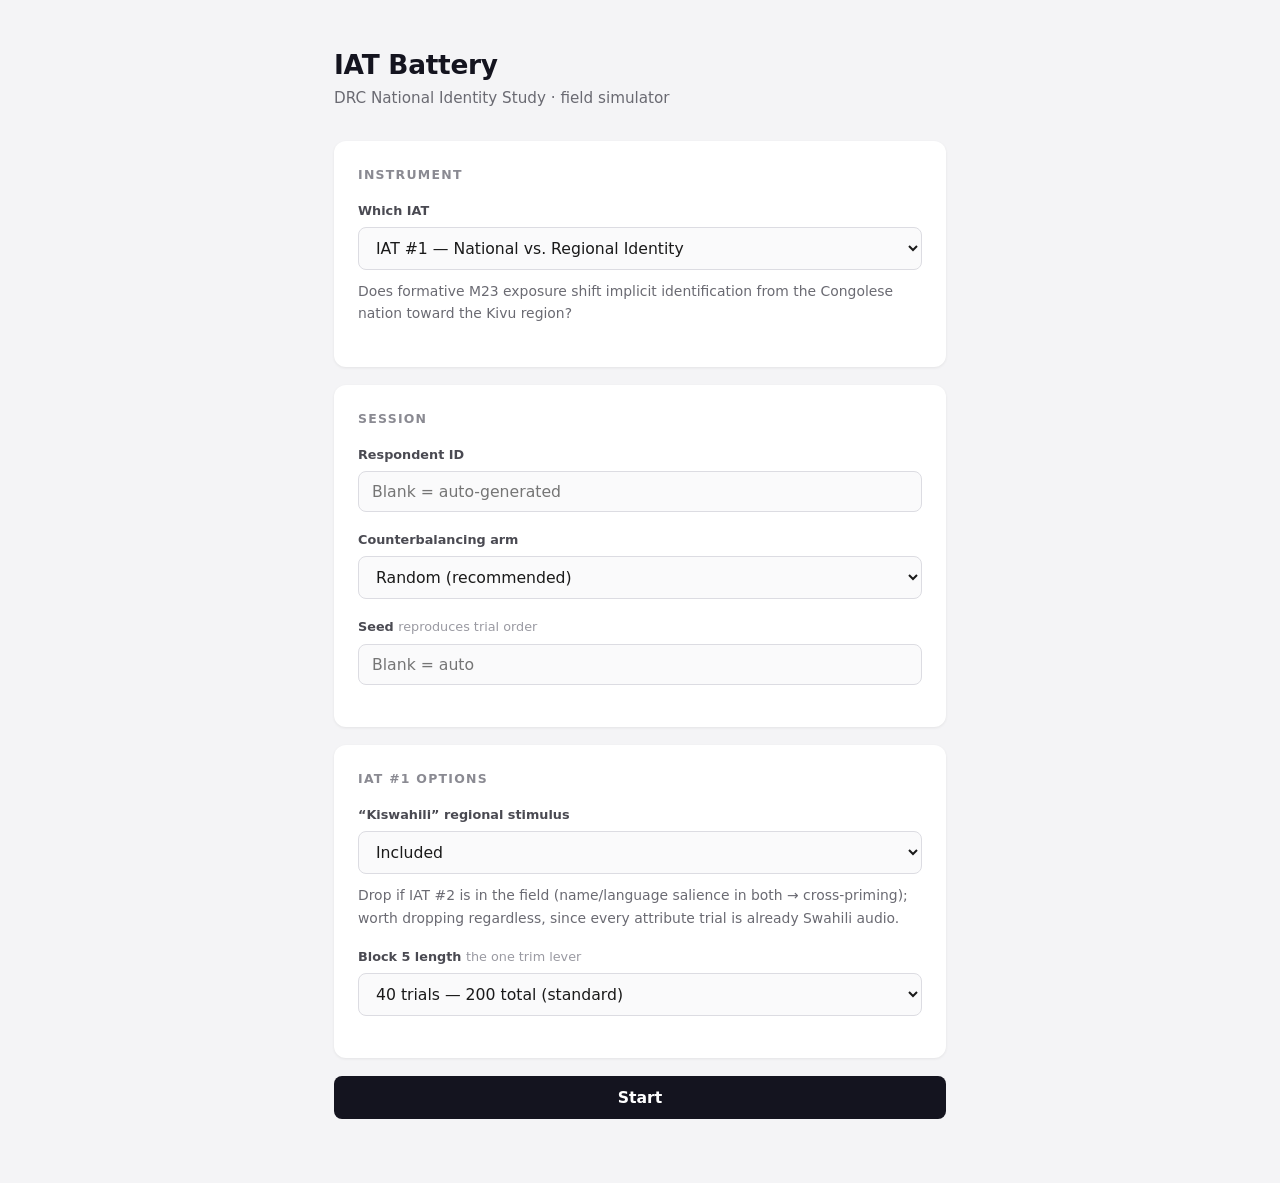
<file: index.html>
<!DOCTYPE html>
<html lang="en">
<head>
    <meta charset="UTF-8">
    <meta http-equiv="refresh" content="0; url=iat-simulator/index.html">
    <title>DRC Identity Study — IAT Simulator</title>
</head>
<body>
    <p>Redirecting to <a href="iat-simulator/index.html">IAT Simulator</a>...</p>
</body>
</html>
</file>
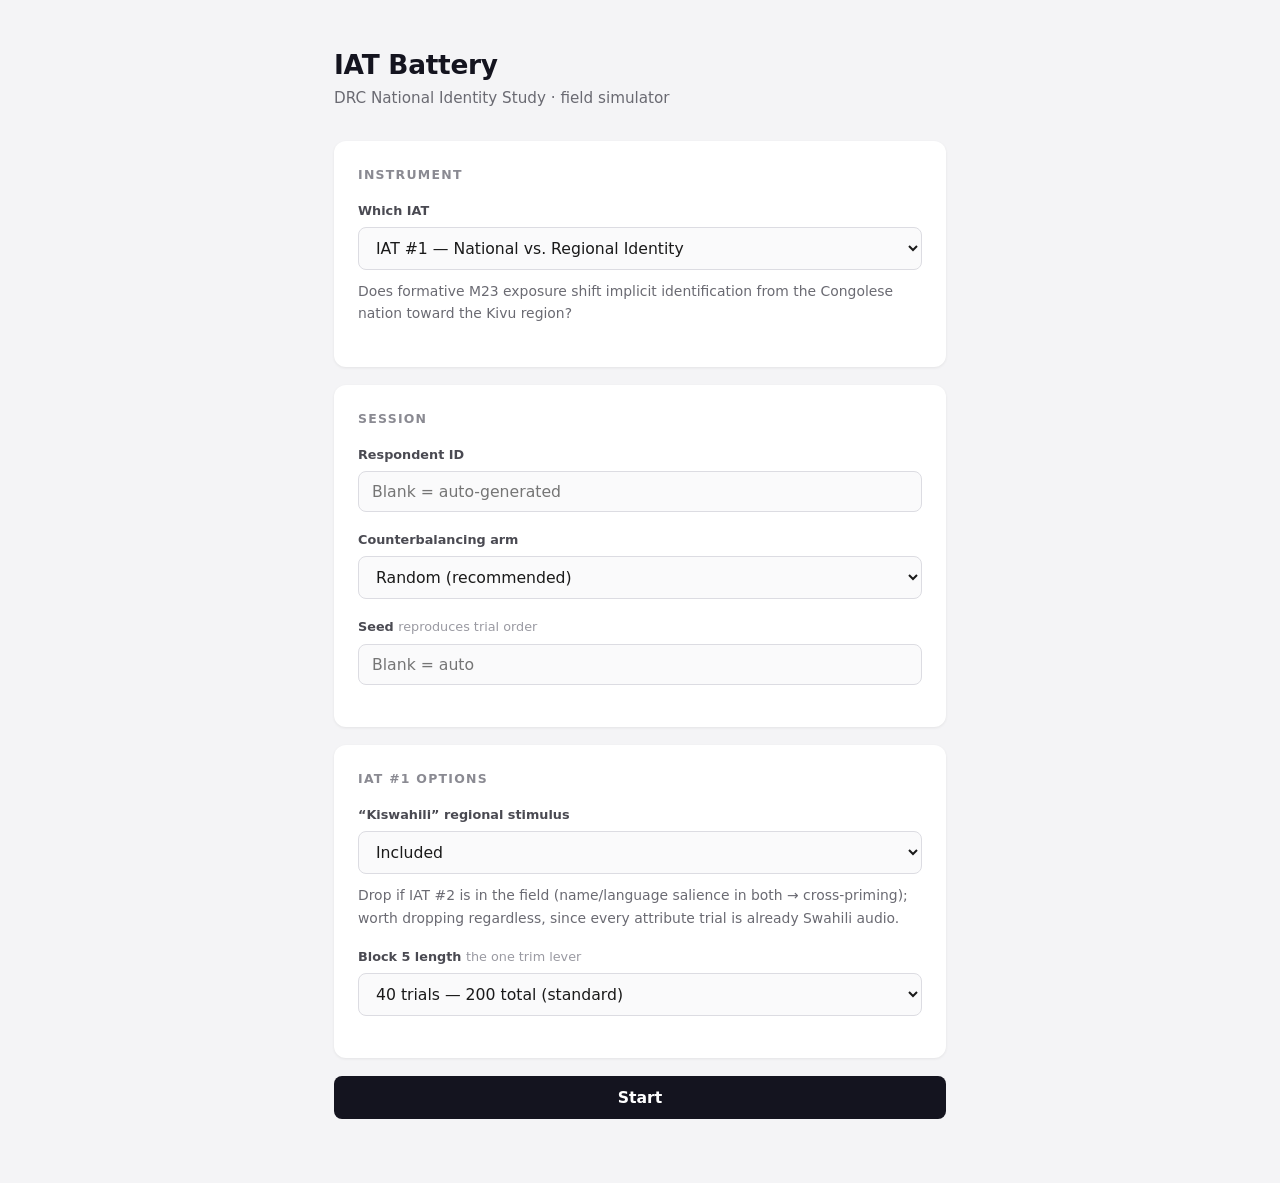
<file: iat-simulator/index.html>
<!DOCTYPE html>
<html lang="en">
<head>
    <meta charset="UTF-8">
    <meta name="viewport" content="width=device-width, initial-scale=1.0">
    <title>IAT Battery — DRC National Identity Study</title>
    <link rel="stylesheet" href="css/main.css">
</head>
<body>
    <div class="container">
        <h1>IAT Battery</h1>
        <p class="subtitle">DRC National Identity Study · field simulator</p>

        <form id="setup-form">
            <div class="card">
                <h2>Instrument</h2>
                <label for="instrument">Which IAT</label>
                <select id="instrument">
                    <option value="national_regional">IAT #1 — National vs. Regional Identity</option>
                    <option value="banyarwanda_bias">IAT #2 — Banyarwanda Bias (safety-gated)</option>
                </select>
                <p class="note" id="instrument-note"></p>
                <div id="gate-warning" class="inline-flag hidden"></div>
                <div id="validation" class="validation hidden"></div>
            </div>

            <div class="card">
                <h2>Session</h2>

                <label for="resp-id">Respondent ID</label>
                <input type="text" id="resp-id" placeholder="Blank = auto-generated">

                <label for="arm">Counterbalancing arm</label>
                <select id="arm">
                    <option value="random">Random (recommended)</option>
                    <option value="A_first">Target A + Good first</option>
                    <option value="B_first">Target B + Good first</option>
                </select>

                <label for="seed">Seed <span class="hint">reproduces trial order</span></label>
                <input type="text" id="seed" placeholder="Blank = auto">
            </div>

            <div class="card" id="iat1-options">
                <h2>IAT #1 options</h2>

                <label for="swahili">“Kiswahili” regional stimulus</label>
                <select id="swahili">
                    <option value="1">Included</option>
                    <option value="0">Dropped — swap in “Mashariki”</option>
                </select>
                <p class="note">Drop if IAT #2 is in the field (name/language salience in both → cross-priming); worth dropping regardless, since every attribute trial is already Swahili audio.</p>

                <label for="b5">Block 5 length <span class="hint">the one trim lever</span></label>
                <select id="b5">
                    <option value="40">40 trials — 200 total (standard)</option>
                    <option value="20">20 trials — 180 total (~45s saved)</option>
                </select>
            </div>

            <button type="submit" class="btn btn-primary">Start</button>
        </form>
    </div>

    <script src="js/config.js"></script>
    <script src="js/validation.js"></script>
    <script src="js/app.js"></script>
</body>
</html>
</file>
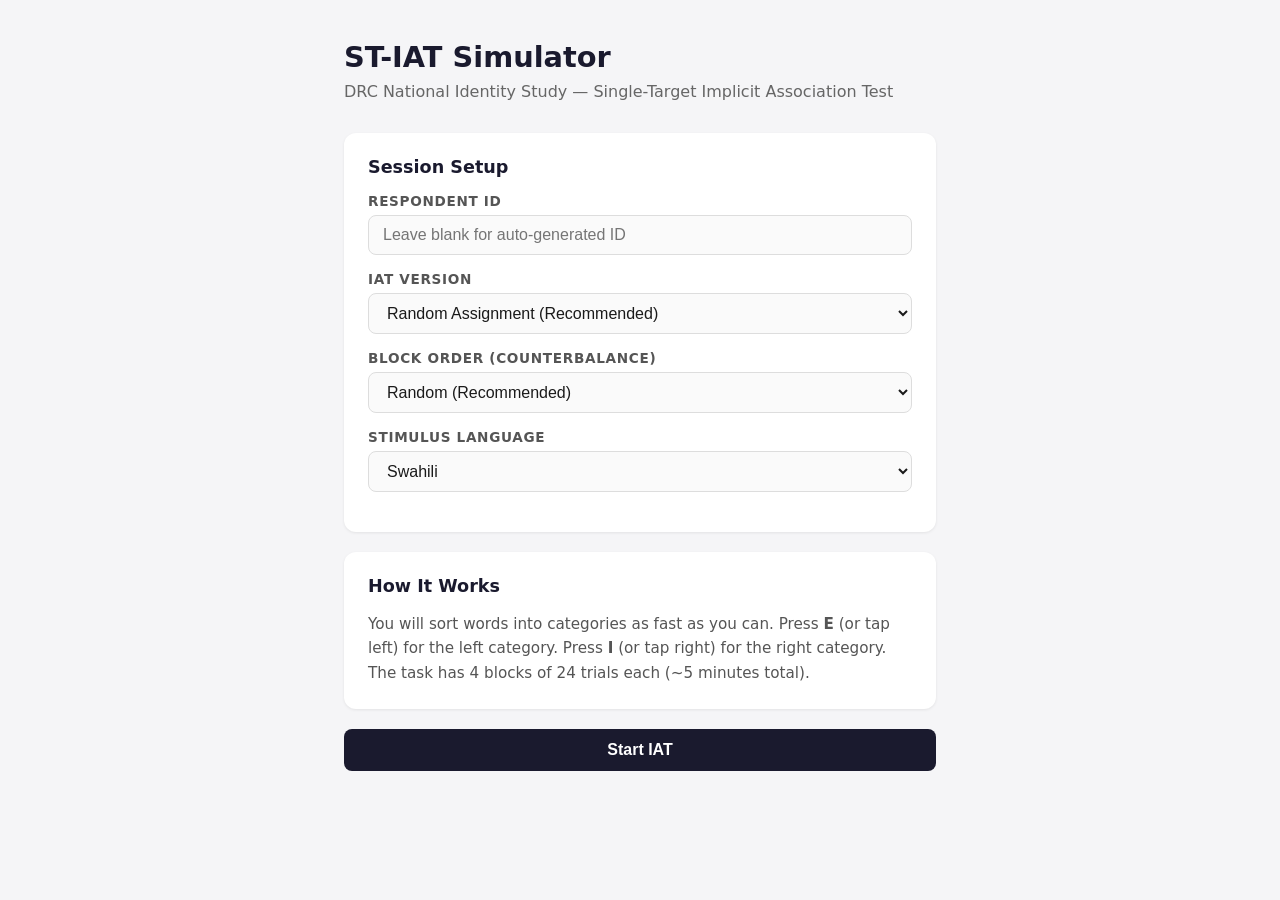
<file: iat-simulator-standalone.html>
<!DOCTYPE html>
<html lang="en">
<head>
<meta charset="UTF-8">
<meta name="viewport" content="width=device-width, initial-scale=1.0, user-scalable=no">
<title>ST-IAT Simulator (Standalone) | DRC National Identity Study</title>
<!--
  =====================================================================
  ST-IAT Simulator — SINGLE-FILE STANDALONE BUILD
  ---------------------------------------------------------------------
  This is the entire simulator (setup + task + results + data export)
  bundled into ONE HTML file. It has ZERO external dependencies:
    * no CDNs, no web fonts, no network calls
    * no separate CSS or JS files
    * no build step and no local web server required
  Just download this file and open it in any modern browser
  (double-click, or File > Open). It works fully offline.

  Data is stored in the browser's localStorage and can be exported
  as JSON or CSV from the results screen.
  Generated from the multi-file /iat-simulator project.
  =====================================================================
-->
<style>
/* ============================================================
   Combined styles — main (setup/results) + iat (task screen)
   ============================================================ */

* {
  margin: 0;
  padding: 0;
  box-sizing: border-box;
}

body {
  font-family: 'Segoe UI', system-ui, -apple-system, sans-serif;
  background: #f5f5f7;
  color: #1a1a1a;
  min-height: 100vh;
}

/* --- Screen switching (single-page app) --- */
.screen { display: none; }
.screen.active { display: block; }

/* When the IAT task is running, the whole page goes dark & full-screen */
body.iat-mode {
  height: 100%;
  overflow: hidden;
  background: #1a1a2e;
  color: #ffffff;
  user-select: none;
  -webkit-user-select: none;
  touch-action: manipulation;
}

/* ---------- Entry & results page styles (from main.css) ---------- */
.container {
  max-width: 640px;
  margin: 0 auto;
  padding: 40px 24px;
}

h1 {
  font-size: 1.8rem;
  font-weight: 700;
  margin-bottom: 8px;
  color: #1a1a2e;
}

.subtitle {
  font-size: 1rem;
  color: #666;
  margin-bottom: 32px;
}

.card {
  background: #ffffff;
  border-radius: 12px;
  padding: 24px;
  margin-bottom: 20px;
  box-shadow: 0 1px 3px rgba(0, 0, 0, 0.08);
}

.card h2 {
  font-size: 1.1rem;
  font-weight: 700;
  margin-bottom: 16px;
  color: #1a1a2e;
}

label {
  display: block;
  font-size: 0.85rem;
  font-weight: 600;
  color: #555;
  margin-bottom: 6px;
  text-transform: uppercase;
  letter-spacing: 0.05em;
}

input[type="text"],
select {
  width: 100%;
  padding: 10px 14px;
  font-size: 1rem;
  border: 1px solid #ddd;
  border-radius: 8px;
  background: #fafafa;
  color: #1a1a1a;
  margin-bottom: 16px;
  transition: border-color 0.2s;
}

input[type="text"]:focus,
select:focus {
  outline: none;
  border-color: #1565c0;
  background: #fff;
}

.btn {
  display: inline-block;
  padding: 12px 32px;
  font-size: 1rem;
  font-weight: 600;
  border: none;
  border-radius: 8px;
  cursor: pointer;
  transition: background 0.2s, transform 0.1s;
  text-decoration: none;
}

.btn:active { transform: scale(0.98); }

.btn-primary {
  background: #1a1a2e;
  color: #ffffff;
  width: 100%;
}

.btn-primary:hover { background: #2a2a4e; }

.btn-secondary {
  background: #e8e8e8;
  color: #1a1a1a;
}

.btn-secondary:hover { background: #ddd; }

.btn-group {
  display: flex;
  gap: 12px;
  margin-top: 16px;
}

.btn-group .btn { flex: 1; }

.d-score-display {
  text-align: center;
  padding: 32px;
}

.d-score-value {
  font-size: 4rem;
  font-weight: 700;
  color: #1a1a2e;
  line-height: 1;
}

.d-score-label {
  font-size: 0.85rem;
  color: #999;
  text-transform: uppercase;
  letter-spacing: 0.1em;
  margin-top: 8px;
}

.d-score-interpretation {
  font-size: 1.1rem;
  color: #555;
  margin-top: 12px;
}

.d-score-effect {
  font-size: 0.9rem;
  color: #888;
  margin-top: 4px;
}

.stat-grid {
  display: grid;
  grid-template-columns: 1fr 1fr;
  gap: 16px;
}

.stat-item {
  text-align: center;
  padding: 12px;
  background: #f8f8fa;
  border-radius: 8px;
}

.stat-value {
  font-size: 1.5rem;
  font-weight: 700;
  color: #1a1a2e;
}

.stat-label {
  font-size: 0.75rem;
  color: #888;
  text-transform: uppercase;
  letter-spacing: 0.05em;
  margin-top: 4px;
}

.flags-list { list-style: none; padding: 0; }

.flags-list li {
  padding: 8px 12px;
  background: #fff3e0;
  border-left: 3px solid #ff9800;
  border-radius: 4px;
  margin-bottom: 8px;
  font-size: 0.9rem;
  color: #e65100;
}

.session-info { font-size: 0.85rem; color: #888; }
.session-info p { margin-bottom: 4px; }

.positive { color: #2e7d32; }
.negative { color: #c62828; }
.neutral  { color: #888; }

/* ---------- Full-screen IAT task styles (from iat.css) ---------- */
/* These live inside #screen-iat, which is display:none unless active,
   so they never affect the setup/results screens. */

.category-labels {
  position: fixed;
  top: 0;
  left: 0;
  right: 0;
  display: flex;
  justify-content: space-between;
  padding: 20px 30px;
  z-index: 10;
  pointer-events: none;
}

.label-group {
  display: flex;
  flex-direction: column;
  gap: 4px;
}

.label-group.left { align-items: flex-start; }
.label-group.right { align-items: flex-end; }

.category-label {
  font-size: 1.3rem;
  font-weight: 700;
  padding: 6px 16px;
  border-radius: 8px;
  letter-spacing: 0.05em;
}

.category-label.good   { background: #2e7d32; color: #ffffff; }
.category-label.bad    { background: #c62828; color: #ffffff; }
.category-label.target { background: #1565c0; color: #ffffff; }

.key-hint {
  font-size: 0.8rem;
  color: rgba(255, 255, 255, 0.4);
  margin-top: 4px;
  padding-left: 4px;
}

.label-group.right .key-hint {
  padding-left: 0;
  padding-right: 4px;
}

.stimulus-area {
  position: fixed;
  top: 0;
  left: 0;
  right: 0;
  bottom: 0;
  display: flex;
  align-items: center;
  justify-content: center;
  z-index: 5;
}

.fixation {
  font-size: 4rem;
  color: rgba(255, 255, 255, 0.6);
  font-weight: 300;
}

.stimulus-word {
  font-size: 3rem;
  font-weight: 700;
  text-align: center;
  padding: 0 40px;
  line-height: 1.3;
}

.stimulus-word.good   { color: #81c784; }
.stimulus-word.bad    { color: #ef9a9a; }
.stimulus-word.target { color: #90caf9; }

.error-feedback {
  font-size: 5rem;
  color: #f44336;
  font-weight: 700;
}

.touch-targets {
  position: fixed;
  top: 0;
  left: 0;
  right: 0;
  bottom: 0;
  display: flex;
  z-index: 20;
}

.touch-target {
  flex: 1;
  cursor: pointer;
  background: transparent;
  border: none;
  outline: none;
  -webkit-tap-highlight-color: rgba(255, 255, 255, 0.05);
}

.touch-target:active { background: rgba(255, 255, 255, 0.03); }
.touch-targets.disabled .touch-target { pointer-events: none; }

.progress-bar {
  position: fixed;
  bottom: 0;
  left: 0;
  right: 0;
  height: 4px;
  background: rgba(255, 255, 255, 0.1);
  z-index: 10;
}

.progress-fill {
  height: 100%;
  background: rgba(255, 255, 255, 0.3);
  transition: width 0.2s ease;
}

.progress-text {
  position: fixed;
  bottom: 12px;
  right: 20px;
  font-size: 0.75rem;
  color: rgba(255, 255, 255, 0.25);
  z-index: 10;
}

.block-intro {
  position: fixed;
  top: 0;
  left: 0;
  right: 0;
  bottom: 0;
  background: #1a1a2e;
  display: flex;
  flex-direction: column;
  align-items: center;
  justify-content: center;
  z-index: 50;
  padding: 40px;
}

.block-intro.hidden { display: none; }

.block-intro h2 {
  font-size: 1.8rem;
  margin-bottom: 30px;
  color: rgba(255, 255, 255, 0.9);
}

.block-intro .mapping {
  display: flex;
  gap: 60px;
  margin-bottom: 40px;
}

.block-intro .mapping-side { text-align: center; }

.block-intro .mapping-side h3 {
  font-size: 1rem;
  color: rgba(255, 255, 255, 0.5);
  margin-bottom: 12px;
  text-transform: uppercase;
  letter-spacing: 0.1em;
}

.block-intro .mapping-labels {
  display: flex;
  flex-direction: column;
  gap: 8px;
  align-items: center;
}

.block-intro .instruction-text {
  font-size: 1.1rem;
  color: rgba(255, 255, 255, 0.6);
  text-align: center;
  max-width: 500px;
  line-height: 1.6;
  margin-bottom: 40px;
}

.block-intro .continue-btn {
  background: rgba(255, 255, 255, 0.15);
  border: 1px solid rgba(255, 255, 255, 0.3);
  color: #ffffff;
  padding: 14px 40px;
  font-size: 1.1rem;
  border-radius: 8px;
  cursor: pointer;
  transition: background 0.2s;
}

.block-intro .continue-btn:hover { background: rgba(255, 255, 255, 0.25); }

.hidden { display: none !important; }
</style>
</head>
<body>

<!-- ============================================================
     SCREEN 1 — Setup / entry
     ============================================================ -->
<div id="screen-setup" class="screen active">
  <div class="container">
    <h1>ST-IAT Simulator</h1>
    <p class="subtitle">DRC National Identity Study — Single-Target Implicit Association Test</p>

    <form id="setup-form">
      <div class="card">
        <h2>Session Setup</h2>

        <label for="respondent-id">Respondent ID</label>
        <input type="text" id="respondent-id" placeholder="Leave blank for auto-generated ID">

        <label for="iat-version">IAT Version</label>
        <select id="iat-version">
          <option value="random">Random Assignment (Recommended)</option>
          <option value="other_congolese">IAT 1: Other Congolese</option>
          <option value="congolese_state">IAT 2: Congolese State</option>
        </select>

        <label for="block-order">Block Order (Counterbalance)</label>
        <select id="block-order">
          <option value="random">Random (Recommended)</option>
          <option value="A">Order A — Target+Good first</option>
          <option value="B">Order B — Target+Bad first</option>
        </select>

        <label for="language">Stimulus Language</label>
        <select id="language">
          <option value="swahili">Swahili</option>
          <option value="french">French</option>
        </select>
      </div>

      <div class="card">
        <h2>How It Works</h2>
        <p style="font-size: 0.95rem; color: #555; line-height: 1.6;">
          You will sort words into categories as fast as you can.
          Press <strong>E</strong> (or tap left) for the left category.
          Press <strong>I</strong> (or tap right) for the right category.
          The task has 4 blocks of 24 trials each (~5 minutes total).
        </p>
      </div>

      <button type="submit" class="btn btn-primary">Start IAT</button>
    </form>
  </div>
</div>

<!-- ============================================================
     SCREEN 2 — IAT task (full-screen, dark)
     ============================================================ -->
<div id="screen-iat" class="screen">
  <div class="category-labels">
    <div class="label-group left" id="left-labels"></div>
    <div class="label-group right" id="right-labels"></div>
  </div>

  <div class="stimulus-area" id="stimulus-area"></div>

  <div class="touch-targets disabled" id="touch-targets">
    <button class="touch-target" id="touch-left" aria-label="Left"></button>
    <button class="touch-target" id="touch-right" aria-label="Right"></button>
  </div>

  <div class="block-intro hidden" id="block-intro"></div>

  <div class="progress-bar">
    <div class="progress-fill" id="progress-fill"></div>
  </div>
  <div class="progress-text" id="progress-text"></div>
</div>

<!-- ============================================================
     SCREEN 3 — Results
     ============================================================ -->
<div id="screen-results" class="screen">
  <div class="container" id="results-container">
    <h1>IAT Complete</h1>
    <p class="subtitle" id="results-subtitle"></p>

    <div class="card">
      <div class="d-score-display">
        <div class="d-score-value" id="d-score-value">—</div>
        <div class="d-score-label">D-Score</div>
        <div class="d-score-interpretation" id="d-interpretation"></div>
        <div class="d-score-effect" id="d-effect"></div>
      </div>
    </div>

    <div class="card">
      <h2>Summary Statistics</h2>
      <div class="stat-grid">
        <div class="stat-item">
          <div class="stat-value" id="stat-mean-compat">—</div>
          <div class="stat-label">Mean RT (Compatible)</div>
        </div>
        <div class="stat-item">
          <div class="stat-value" id="stat-mean-incompat">—</div>
          <div class="stat-label">Mean RT (Incompatible)</div>
        </div>
        <div class="stat-item">
          <div class="stat-value" id="stat-error-rate">—</div>
          <div class="stat-label">Error Rate</div>
        </div>
        <div class="stat-item">
          <div class="stat-value" id="stat-mean-rt">—</div>
          <div class="stat-label">Overall Mean RT</div>
        </div>
      </div>
    </div>

    <div class="card" id="flags-card" style="display:none;">
      <h2>Data Quality Flags</h2>
      <ul class="flags-list" id="flags-list"></ul>
    </div>

    <div class="card">
      <h2>Session Info</h2>
      <div class="session-info" id="session-info"></div>
    </div>

    <div class="btn-group">
      <button class="btn btn-secondary" id="btn-export-json">Export JSON</button>
      <button class="btn btn-secondary" id="btn-export-csv">Export CSV</button>
    </div>
    <div style="margin-top: 12px;">
      <button class="btn btn-primary" id="btn-new-session" style="display:block; text-align:center;">New Session</button>
    </div>
  </div>
</div>

<script>
/* ============================================================
   config — Stimuli, timing constants, and block definitions
   ============================================================ */
const IAT_CONFIG = {
  timing: {
    fixation: 500,
    errorFeedback: 200,
    iti: 250,
    maxRT: 10000,
    minRT: 300,
    minRTPercent: 0.10,
    maxErrorRate: 0.30,
  },

  trialsPerBlock: 24,

  evaluative: {
    good: [
      { id: 'furaha',  word: 'Furaha',  translation: 'Joy / Happiness' },
      { id: 'amani',   word: 'Amani',   translation: 'Peace' },
      { id: 'upendo',  word: 'Upendo',  translation: 'Love' },
      { id: 'rafiki',  word: 'Rafiki',  translation: 'Friend' },
      { id: 'baraka',  word: 'Baraka',  translation: 'Blessing' },
      { id: 'uzuri',   word: 'Uzuri',   translation: 'Beauty' },
    ],
    bad: [
      { id: 'huzuni',   word: 'Huzuni',   translation: 'Sadness' },
      { id: 'hatari',   word: 'Hatari',   translation: 'Danger' },
      { id: 'chuki',    word: 'Chuki',    translation: 'Hatred' },
      { id: 'adui',     word: 'Adui',     translation: 'Enemy' },
      { id: 'maumivu',  word: 'Maumivu',  translation: 'Pain' },
      { id: 'hofu',     word: 'Hofu',     translation: 'Fear' },
    ],
  },

  targets: {
    other_congolese: {
      label: 'Other Congolese',
      labelSwahili: 'Wacongo Wengine',
      stimuli: [
        { id: 'kinois',           word: 'Kinois',           translation: 'Person from Kinshasa' },
        { id: 'mtu_wa_kinshasa',  word: 'Mtu wa Kinshasa',  translation: 'Person from Kinshasa (Sw.)' },
        { id: 'katangais',        word: 'Katangais',        translation: 'Person from Katanga' },
        { id: 'mtu_wa_lubumbashi',word: 'Mtu wa Lubumbashi',translation: 'Person from Lubumbashi' },
        { id: 'mukongo',          word: 'Mukongo',          translation: 'Person from Kongo Central' },
        { id: 'lingala',          word: 'Lingala',          translation: 'The Lingala language' },
      ],
    },
    congolese_state: {
      label: 'Congolese State',
      labelSwahili: 'Serikali ya Congo',
      stimuli: [
        { id: 'serikali',         word: 'Serikali',         translation: 'Government' },
        { id: 'drapeau_ya_congo', word: 'Drapeau ya Congo', translation: 'Congolese flag' },
        { id: 'fardc',            word: 'FARDC',            translation: 'Congolese armed forces' },
        { id: 'polisi',           word: 'Polisi',           translation: 'Police' },
        { id: 'carte_identite',   word: "Carte d'identité", translation: 'National ID card' },
        { id: 'kinshasa',         word: 'Kinshasa',         translation: 'The capital' },
      ],
    },
  },

  blocks: {
    1: { type: 'practice',     leftCategories: ['good'],           rightCategories: ['bad'],           isTest: false, label: 'Practice' },
    2: { type: 'compatible',   leftCategories: ['target', 'good'], rightCategories: ['bad'],           isTest: true,  label: 'Combined A' },
    3: { type: 'practice',     leftCategories: ['good'],           rightCategories: ['bad'],           isTest: false, label: 'Re-practice' },
    4: { type: 'incompatible', leftCategories: ['good'],           rightCategories: ['target', 'bad'], isTest: true,  label: 'Combined B' },
  },

  blockOrders: {
    A: [1, 2, 3, 4],
    B: [1, 4, 3, 2],
  },

  keys: {
    left: ['e', 'E', 'ArrowLeft'],
    right: ['i', 'I', 'ArrowRight'],
  },

  categoryLabels: {
    good: 'GOOD',
    bad: 'BAD',
  },
};

/* ============================================================
   storage — Data persistence and export
   ============================================================ */
const IATStorage = {
  STORAGE_KEY: 'iat_session',

  initSession(respondentId, iatVersion, blockOrder, language) {
    const session = {
      respondent_id: respondentId,
      iat_version: iatVersion,
      block_order: blockOrder,
      language: language,
      start_time: new Date().toISOString(),
      end_time: null,
      trials: [],
      completed: false,
    };
    this._save(session);
    return session;
  },

  getSession() {
    try {
      const raw = localStorage.getItem(this.STORAGE_KEY);
      return raw ? JSON.parse(raw) : null;
    } catch (e) {
      // localStorage may be unavailable (e.g. some file:// contexts) —
      // fall back to the in-memory copy so the task still runs.
      return this._memory || null;
    }
  },

  recordTrial(trialData) {
    const session = this.getSession();
    if (!session) return;
    session.trials.push(trialData);
    this._save(session);
  },

  recordBlock(trials) {
    const session = this.getSession();
    if (!session) return;
    session.trials.push(...trials);
    this._save(session);
  },

  completeSession(dScore, errorRate, meanRT) {
    const session = this.getSession();
    if (!session) return;
    session.end_time = new Date().toISOString();
    session.completed = true;
    session.d_score = dScore;
    session.error_rate = errorRate;
    session.mean_rt = meanRT;
    this._save(session);
  },

  clearSession() {
    this._memory = null;
    try { localStorage.removeItem(this.STORAGE_KEY); } catch (e) {}
  },

  exportJSON() {
    const session = this.getSession();
    return JSON.stringify(session, null, 2);
  },

  exportCSV() {
    const session = this.getSession();
    if (!session || !session.trials.length) return '';

    const header = [
      'respondent_id', 'iat_version', 'block_order', 'language',
      'block_num', 'block_type', 'is_test_block', 'trial_num',
      'stimulus_id', 'stimulus_word', 'stimulus_category',
      'expected_side', 'response_side', 'rt_ms', 'correct',
    ];

    const rows = session.trials.map(t => [
      session.respondent_id,
      session.iat_version,
      session.block_order,
      session.language,
      t.block_num,
      t.block_type,
      t.is_test_block ? 1 : 0,
      t.trial_num,
      t.stimulus_id,
      t.stimulus_word,
      t.stimulus_category,
      t.expected_side,
      t.response_side,
      t.rt_ms,
      t.correct ? 1 : 0,
    ]);

    return [header.join(','), ...rows.map(r => r.join(','))].join('\n');
  },

  download(content, filename, mimeType) {
    const blob = new Blob([content], { type: mimeType });
    const url = URL.createObjectURL(blob);
    const a = document.createElement('a');
    a.href = url;
    a.download = filename;
    a.click();
    URL.revokeObjectURL(url);
  },

  _save(session) {
    this._memory = session; // in-memory mirror for storage-less contexts
    try {
      localStorage.setItem(this.STORAGE_KEY, JSON.stringify(session));
    } catch (e) {}
  },
};

/* ============================================================
   scoring — D-score algorithm (Greenwald et al., 2003)
   ============================================================ */
const IATScoring = {
  compute(trials) {
    const testTrials = trials.filter(t => t.is_test_block);
    const compatibleTrials = testTrials.filter(t => t.block_type === 'compatible');
    const incompatibleTrials = testTrials.filter(t => t.block_type === 'incompatible');

    const flags = [];

    const cleanCompatible = compatibleTrials.filter(t => t.rt_ms <= IAT_CONFIG.timing.maxRT);
    const cleanIncompatible = incompatibleTrials.filter(t => t.rt_ms <= IAT_CONFIG.timing.maxRT);
    const removedSlow = testTrials.length - cleanCompatible.length - cleanIncompatible.length;
    if (removedSlow > 0) flags.push(`Removed ${removedSlow} trials with RT > 10s`);

    const allClean = [...cleanCompatible, ...cleanIncompatible];
    const fastTrials = allClean.filter(t => t.rt_ms < IAT_CONFIG.timing.minRT);
    const fastPercent = allClean.length > 0 ? fastTrials.length / allClean.length : 0;
    if (fastPercent > IAT_CONFIG.timing.minRTPercent) {
      flags.push(`WARNING: ${(fastPercent * 100).toFixed(1)}% of trials < ${IAT_CONFIG.timing.minRT}ms (random responding?)`);
    }

    const totalErrors = allClean.filter(t => !t.correct).length;
    const errorRate = allClean.length > 0 ? totalErrors / allClean.length : 0;
    if (errorRate > IAT_CONFIG.timing.maxErrorRate) {
      flags.push(`WARNING: Error rate ${(errorRate * 100).toFixed(1)}% exceeds ${IAT_CONFIG.timing.maxErrorRate * 100}% threshold`);
    }

    const correctCompatible = cleanCompatible.filter(t => t.correct);
    const correctIncompatible = cleanIncompatible.filter(t => t.correct);

    const meanCompatible = this._mean(correctCompatible.map(t => t.rt_ms));
    const meanIncompatible = this._mean(correctIncompatible.map(t => t.rt_ms));

    const allCorrectRTs = [
      ...correctCompatible.map(t => t.rt_ms),
      ...correctIncompatible.map(t => t.rt_ms),
    ];
    const sdPooled = this._sd(allCorrectRTs);

    const dScore = sdPooled > 0 ? (meanIncompatible - meanCompatible) / sdPooled : 0;

    const meanRT = this._mean(allClean.map(t => t.rt_ms));

    return {
      dScore: Math.round(dScore * 1000) / 1000,
      meanCompatible: Math.round(meanCompatible),
      meanIncompatible: Math.round(meanIncompatible),
      sdPooled: Math.round(sdPooled),
      errorRate: Math.round(errorRate * 1000) / 1000,
      meanRT: Math.round(meanRT),
      totalTrials: allClean.length,
      flags,
      interpretation: this._interpret(dScore),
      effectSize: this._effectSize(dScore),
    };
  },

  _mean(arr) {
    if (arr.length === 0) return 0;
    return arr.reduce((a, b) => a + b, 0) / arr.length;
  },

  _sd(arr) {
    if (arr.length < 2) return 0;
    const m = this._mean(arr);
    const variance = arr.reduce((sum, x) => sum + (x - m) ** 2, 0) / (arr.length - 1);
    return Math.sqrt(variance);
  },

  _interpret(d) {
    if (d > 0.15) return 'Positive implicit attitude toward target';
    if (d < -0.15) return 'Negative implicit attitude toward target';
    return 'Neutral implicit attitude';
  },

  _effectSize(d) {
    const abs = Math.abs(d);
    if (abs >= 0.65) return 'Large';
    if (abs >= 0.35) return 'Medium';
    if (abs >= 0.15) return 'Small';
    return 'Negligible';
  },
};

/* ============================================================
   engine — Core IAT trial engine (state machine)
   ============================================================ */
class IATEngine {
  constructor({ iatVersion, blockOrder, onStateChange, onTrialEnd, onBlockEnd, onComplete }) {
    this.iatVersion = iatVersion;
    this.blockOrder = blockOrder;
    this.onStateChange = onStateChange;
    this.onTrialEnd = onTrialEnd;
    this.onBlockEnd = onBlockEnd;
    this.onComplete = onComplete;

    this.targetConfig = IAT_CONFIG.targets[iatVersion];
    this.blockSequence = IAT_CONFIG.blockOrders[blockOrder];
    this.currentBlockIndex = 0;
    this.currentTrialIndex = 0;
    this.trials = [];
    this.blockTrials = [];
    this.allTrialData = [];
    this.state = 'IDLE';
    this.stimulusOnsetTime = 0;
    this._timeoutId = null;
  }

  start() {
    this.currentBlockIndex = 0;
    this.allTrialData = [];
    this._startBlock();
  }

  respond(side) {
    if (this.state !== 'AWAITING_RESPONSE') return;

    const rt = performance.now() - this.stimulusOnsetTime;
    const trial = this.trials[this.currentTrialIndex];
    const correct = side === trial.expectedSide;

    const trialData = {
      block_num: this.blockSequence[this.currentBlockIndex],
      block_type: trial.blockType,
      is_test_block: trial.isTest,
      trial_num: this.currentTrialIndex + 1,
      stimulus_id: trial.stimulus.id,
      stimulus_word: trial.stimulus.word,
      stimulus_category: trial.category,
      expected_side: trial.expectedSide,
      response_side: side,
      rt_ms: Math.round(rt),
      correct: correct,
    };

    this.blockTrials.push(trialData);
    this.allTrialData.push(trialData);

    if (this.onTrialEnd) this.onTrialEnd(trialData);

    if (!correct) {
      this._setState('FEEDBACK');
      this._timeoutId = setTimeout(() => this._iti(), IAT_CONFIG.timing.errorFeedback);
    } else {
      this._iti();
    }
  }

  getCurrentBlockInfo() {
    const blockNum = this.blockSequence[this.currentBlockIndex];
    const blockDef = IAT_CONFIG.blocks[blockNum];
    return {
      blockNum,
      blockDef,
      blockIndex: this.currentBlockIndex,
      totalBlocks: this.blockSequence.length,
      targetLabel: this.targetConfig.label,
      leftLabels: this._resolveLabels(blockDef.leftCategories),
      rightLabels: this._resolveLabels(blockDef.rightCategories),
    };
  }

  getCurrentStimulus() {
    if (this.currentTrialIndex < this.trials.length) {
      return this.trials[this.currentTrialIndex];
    }
    return null;
  }

  destroy() {
    if (this._timeoutId) clearTimeout(this._timeoutId);
  }

  _startBlock() {
    const blockNum = this.blockSequence[this.currentBlockIndex];
    const blockDef = IAT_CONFIG.blocks[blockNum];
    this.trials = this._generateTrials(blockDef, blockNum);
    this.currentTrialIndex = 0;
    this.blockTrials = [];
    this._setState('BLOCK_INTRO');
  }

  proceedFromIntro() {
    this._runTrial();
  }

  _runTrial() {
    if (this.currentTrialIndex >= this.trials.length) {
      this._endBlock();
      return;
    }
    this._setState('FIXATION');
    this._timeoutId = setTimeout(() => {
      this._setState('STIMULUS');
      this.stimulusOnsetTime = performance.now();
      this._setState('AWAITING_RESPONSE');
    }, IAT_CONFIG.timing.fixation);
  }

  _iti() {
    this._setState('ITI');
    this._timeoutId = setTimeout(() => {
      this.currentTrialIndex++;
      this._runTrial();
    }, IAT_CONFIG.timing.iti);
  }

  _endBlock() {
    if (this.onBlockEnd) this.onBlockEnd(this.blockTrials, this.getCurrentBlockInfo());

    this.currentBlockIndex++;
    if (this.currentBlockIndex >= this.blockSequence.length) {
      this._setState('COMPLETE');
      if (this.onComplete) this.onComplete(this.allTrialData);
    } else {
      this._startBlock();
    }
  }

  _setState(state) {
    this.state = state;
    if (this.onStateChange) this.onStateChange(state);
  }

  _generateTrials(blockDef, blockNum) {
    const allCategories = [...blockDef.leftCategories, ...blockDef.rightCategories];
    const hasTarget = allCategories.includes('target');
    const n = IAT_CONFIG.trialsPerBlock;

    let pool = [];

    if (hasTarget) {
      const nTarget = Math.floor(n / 2);
      const nEval = n - nTarget;
      const targetStimuli = this._sampleStimuli(this.targetConfig.stimuli, nTarget, 'target');
      const goodStimuli = this._sampleStimuli(IAT_CONFIG.evaluative.good, Math.floor(nEval / 2), 'good');
      const badStimuli = this._sampleStimuli(IAT_CONFIG.evaluative.bad, nEval - Math.floor(nEval / 2), 'bad');
      pool = [...targetStimuli, ...goodStimuli, ...badStimuli];
    } else {
      const nGood = Math.floor(n / 2);
      const nBad = n - nGood;
      const goodStimuli = this._sampleStimuli(IAT_CONFIG.evaluative.good, nGood, 'good');
      const badStimuli = this._sampleStimuli(IAT_CONFIG.evaluative.bad, nBad, 'bad');
      pool = [...goodStimuli, ...badStimuli];
    }

    this._shuffle(pool);

    return pool.map(item => {
      let expectedSide;
      if (blockDef.leftCategories.includes(item.category)) {
        expectedSide = 'left';
      } else {
        expectedSide = 'right';
      }
      return {
        ...item,
        expectedSide,
        blockType: blockDef.type,
        isTest: blockDef.isTest,
      };
    });
  }

  _sampleStimuli(stimuliArray, count, category) {
    const result = [];
    for (let i = 0; i < count; i++) {
      const stim = stimuliArray[i % stimuliArray.length];
      result.push({ stimulus: stim, category });
    }
    return result;
  }

  _shuffle(arr) {
    for (let i = arr.length - 1; i > 0; i--) {
      const j = Math.floor(Math.random() * (i + 1));
      [arr[i], arr[j]] = [arr[j], arr[i]];
    }
  }

  _resolveLabels(categories) {
    return categories.map(c => {
      if (c === 'target') return this.targetConfig.label;
      if (c === 'good') return IAT_CONFIG.categoryLabels.good;
      if (c === 'bad') return IAT_CONFIG.categoryLabels.bad;
      return c;
    });
  }
}

/* ============================================================
   Screen router — swaps between setup / task / results
   ============================================================ */
function showScreen(id) {
  document.querySelectorAll('.screen').forEach(s => s.classList.remove('active'));
  document.getElementById(id).classList.add('active');
  // The IAT task screen puts the whole page into dark, full-screen mode.
  document.body.classList.toggle('iat-mode', id === 'screen-iat');
  window.scrollTo(0, 0);
}

/* ============================================================
   IATUI — task UI controller (wires engine to DOM)
   ============================================================ */
const IATUI = {
  engine: null,

  init(params) {
    const respondentId = params.rid || 'TEST_' + Date.now();
    const iatVersion = params.iat || 'other_congolese';
    const blockOrder = params.order || 'A';
    const language = params.lang || 'swahili';

    IATStorage.initSession(respondentId, iatVersion, blockOrder, language);

    this.engine = new IATEngine({
      iatVersion,
      blockOrder,
      onStateChange: (state) => this._handleState(state),
      onTrialEnd: (data) => this._handleTrialEnd(data),
      onBlockEnd: (trials, info) => this._handleBlockEnd(trials, info),
      onComplete: (allTrials) => this._handleComplete(allTrials),
    });

    showScreen('screen-iat');
    this.engine.start();
  },

  _handleState(state) {
    const stimArea = document.getElementById('stimulus-area');
    const touchTargets = document.getElementById('touch-targets');
    const blockIntro = document.getElementById('block-intro');

    switch (state) {
      case 'BLOCK_INTRO':
        this._showBlockIntro();
        break;

      case 'FIXATION':
        blockIntro.classList.add('hidden');
        touchTargets.classList.add('disabled');
        stimArea.innerHTML = '<div class="fixation">+</div>';
        break;

      case 'STIMULUS':
      case 'AWAITING_RESPONSE': {
        const trial = this.engine.getCurrentStimulus();
        if (trial) {
          stimArea.innerHTML = `<div class="stimulus-word ${trial.category}">${trial.stimulus.word}</div>`;
          touchTargets.classList.remove('disabled');
        }
        this._updateProgress();
        break;
      }

      case 'FEEDBACK':
        touchTargets.classList.add('disabled');
        stimArea.innerHTML = '<div class="error-feedback">X</div>';
        break;

      case 'ITI':
        touchTargets.classList.add('disabled');
        stimArea.innerHTML = '';
        break;

      case 'COMPLETE':
        break;
    }
  },

  _showBlockIntro() {
    const info = this.engine.getCurrentBlockInfo();
    const blockIntro = document.getElementById('block-intro');

    const leftHTML = info.leftLabels.map(l => {
      const cls = this._labelClass(l, info.targetLabel);
      return `<span class="category-label ${cls}">${l}</span>`;
    }).join('');

    const rightHTML = info.rightLabels.map(l => {
      const cls = this._labelClass(l, info.targetLabel);
      return `<span class="category-label ${cls}">${l}</span>`;
    }).join('');

    const isFirst = info.blockIndex === 0;
    const instructionText = isFirst
      ? 'Sort each word as fast as you can by pressing the LEFT or RIGHT side of the screen (or E / I keys). If you make a mistake, a red X will appear — just keep going.'
      : 'The categories have changed. Look at the new labels above and sort accordingly.';

    blockIntro.innerHTML = `
      <h2>Block ${info.blockIndex + 1} of ${info.totalBlocks}: ${info.blockDef.label}</h2>
      <div class="mapping">
        <div class="mapping-side">
          <h3>Left (E key)</h3>
          <div class="mapping-labels">${leftHTML}</div>
        </div>
        <div class="mapping-side">
          <h3>Right (I key)</h3>
          <div class="mapping-labels">${rightHTML}</div>
        </div>
      </div>
      <p class="instruction-text">${instructionText}</p>
      <button class="continue-btn" id="continue-btn">Press to Begin</button>
    `;

    blockIntro.classList.remove('hidden');

    this._updateCategoryLabels(info);

    document.getElementById('continue-btn').addEventListener('click', () => {
      this.engine.proceedFromIntro();
    });
  },

  _updateCategoryLabels(info) {
    const leftGroup = document.getElementById('left-labels');
    const rightGroup = document.getElementById('right-labels');

    leftGroup.innerHTML = info.leftLabels.map(l => {
      const cls = this._labelClass(l, info.targetLabel);
      return `<span class="category-label ${cls}">${l}</span>`;
    }).join('');

    rightGroup.innerHTML = info.rightLabels.map(l => {
      const cls = this._labelClass(l, info.targetLabel);
      return `<span class="category-label ${cls}">${l}</span>`;
    }).join('');
  },

  _labelClass(label, targetLabel) {
    if (label === 'GOOD') return 'good';
    if (label === 'BAD') return 'bad';
    if (label === targetLabel) return 'target';
    return '';
  },

  _updateProgress() {
    const total = IAT_CONFIG.trialsPerBlock * this.engine.blockSequence.length;
    const done = (this.engine.currentBlockIndex * IAT_CONFIG.trialsPerBlock) + this.engine.currentTrialIndex;
    const pct = Math.round((done / total) * 100);
    document.getElementById('progress-fill').style.width = pct + '%';
    document.getElementById('progress-text').textContent =
      `Block ${this.engine.currentBlockIndex + 1}/${this.engine.blockSequence.length} | Trial ${this.engine.currentTrialIndex + 1}/${IAT_CONFIG.trialsPerBlock}`;
  },

  _handleTrialEnd(data) {
    IATStorage.recordTrial(data);
  },

  _handleBlockEnd(trials, info) {
    // Auto-save handled per trial.
  },

  _handleComplete(allTrials) {
    const results = IATScoring.compute(allTrials);
    IATStorage.completeSession(results.dScore, results.errorRate, results.meanRT);
    renderResults();
  },
};

/* ============================================================
   Results rendering (from results.html inline script)
   ============================================================ */
function renderResults() {
  const session = IATStorage.getSession();
  showScreen('screen-results');

  const container = document.getElementById('results-container');

  if (!session || !session.trials.length) {
    container.innerHTML =
      '<h1>No Data</h1><p class="subtitle">No IAT session found.</p>' +
      '<button class="btn btn-primary" id="btn-empty-new" style="display:block;text-align:center;margin-top:24px;">Start New Session</button>';
    document.getElementById('btn-empty-new').addEventListener('click', goToSetup);
    return;
  }

  const results = IATScoring.compute(session.trials);

  if (!session.completed) {
    IATStorage.completeSession(results.dScore, results.errorRate, results.meanRT);
  }

  const versionLabels = {
    other_congolese: 'IAT 1: Other Congolese',
    congolese_state: 'IAT 2: Congolese State',
  };
  document.getElementById('results-subtitle').textContent =
    versionLabels[session.iat_version] || session.iat_version;

  const dEl = document.getElementById('d-score-value');
  dEl.className = 'd-score-value';
  dEl.textContent = results.dScore.toFixed(3);
  if (results.dScore > 0.15) dEl.classList.add('positive');
  else if (results.dScore < -0.15) dEl.classList.add('negative');
  else dEl.classList.add('neutral');

  document.getElementById('d-interpretation').textContent = results.interpretation;
  document.getElementById('d-effect').textContent = 'Effect size: ' + results.effectSize;

  document.getElementById('stat-mean-compat').textContent = results.meanCompatible + 'ms';
  document.getElementById('stat-mean-incompat').textContent = results.meanIncompatible + 'ms';
  document.getElementById('stat-error-rate').textContent = (results.errorRate * 100).toFixed(1) + '%';
  document.getElementById('stat-mean-rt').textContent = results.meanRT + 'ms';

  const flagsCard = document.getElementById('flags-card');
  if (results.flags.length > 0) {
    flagsCard.style.display = 'block';
    document.getElementById('flags-list').innerHTML =
      results.flags.map(f => '<li>' + f + '</li>').join('');
  } else {
    flagsCard.style.display = 'none';
    document.getElementById('flags-list').innerHTML = '';
  }

  const orderLabels = { A: 'Order A (Compatible first)', B: 'Order B (Incompatible first)' };
  document.getElementById('session-info').innerHTML = `
    <p><strong>Respondent:</strong> ${session.respondent_id}</p>
    <p><strong>Block Order:</strong> ${orderLabels[session.block_order] || session.block_order}</p>
    <p><strong>Language:</strong> ${session.language}</p>
    <p><strong>Total Trials:</strong> ${session.trials.length}</p>
    <p><strong>Started:</strong> ${new Date(session.start_time).toLocaleString()}</p>
    ${session.end_time ? '<p><strong>Ended:</strong> ' + new Date(session.end_time).toLocaleString() + '</p>' : ''}
  `;

  document.getElementById('btn-export-json').onclick = () => {
    const json = IATStorage.exportJSON();
    const filename = 'iat_' + session.respondent_id + '_' + session.iat_version + '.json';
    IATStorage.download(json, filename, 'application/json');
  };

  document.getElementById('btn-export-csv').onclick = () => {
    const csv = IATStorage.exportCSV();
    const filename = 'iat_' + session.respondent_id + '_' + session.iat_version + '.csv';
    IATStorage.download(csv, filename, 'text/csv');
  };

  document.getElementById('btn-new-session').onclick = goToSetup;
}

function goToSetup() {
  if (IATUI.engine) { IATUI.engine.destroy(); IATUI.engine = null; }
  IATStorage.clearSession();
  document.getElementById('setup-form').reset();
  showScreen('screen-setup');
}

/* ============================================================
   Entry-page controller + global input binding (from app.js / ui.js)
   ============================================================ */
document.addEventListener('DOMContentLoaded', () => {
  // --- Setup form ---
  const form = document.getElementById('setup-form');
  form.addEventListener('submit', (e) => {
    e.preventDefault();

    const respondentId = document.getElementById('respondent-id').value.trim()
      || 'R_' + Date.now();

    const iatSelect = document.getElementById('iat-version').value;
    const orderSelect = document.getElementById('block-order').value;
    const language = document.getElementById('language').value;

    const iatVersion = iatSelect === 'random'
      ? (Math.random() < 0.5 ? 'other_congolese' : 'congolese_state')
      : iatSelect;

    const blockOrder = orderSelect === 'random'
      ? (Math.random() < 0.5 ? 'A' : 'B')
      : orderSelect;

    IATStorage.clearSession();

    IATUI.init({ rid: respondentId, iat: iatVersion, order: blockOrder, lang: language });
  });

  // --- Global input binding (bound once; active only during the task) ---
  document.addEventListener('keydown', (e) => {
    if (!document.body.classList.contains('iat-mode') || !IATUI.engine) return;
    if (IAT_CONFIG.keys.left.includes(e.key)) {
      e.preventDefault();
      IATUI.engine.respond('left');
    } else if (IAT_CONFIG.keys.right.includes(e.key)) {
      e.preventDefault();
      IATUI.engine.respond('right');
    } else if (e.key === ' ' || e.key === 'Enter') {
      const continueBtn = document.getElementById('continue-btn');
      const blockIntro = document.getElementById('block-intro');
      if (continueBtn && blockIntro && !blockIntro.classList.contains('hidden')) {
        e.preventDefault();
        continueBtn.click();
      }
    }
  });

  document.getElementById('touch-left').addEventListener('click', () => {
    if (IATUI.engine) IATUI.engine.respond('left');
  });
  document.getElementById('touch-right').addEventListener('click', () => {
    if (IATUI.engine) IATUI.engine.respond('right');
  });
});
</script>
</body>
</html>
</file>
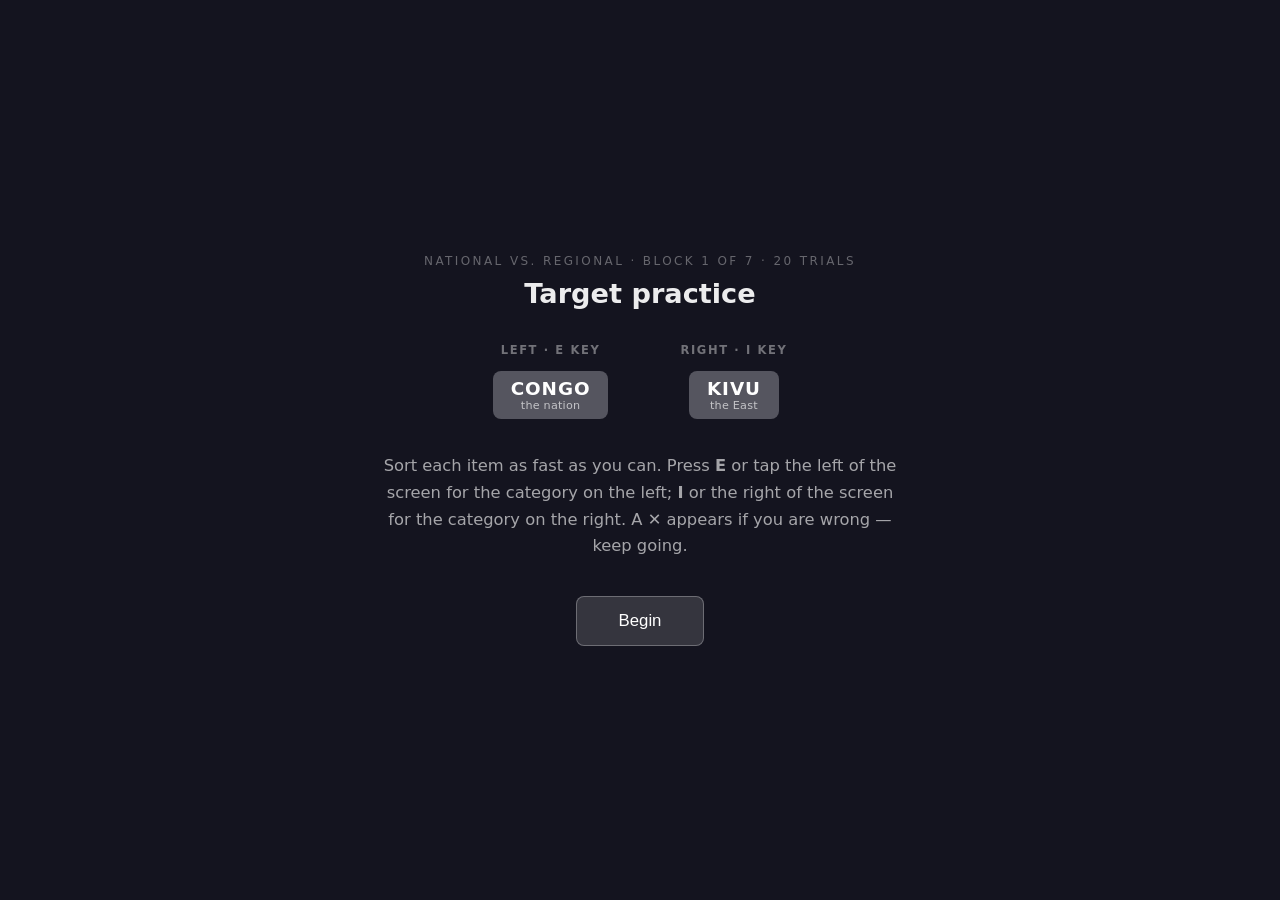
<file: iat-simulator/iat.html>
<!DOCTYPE html>
<html lang="en">
<head>
    <meta charset="UTF-8">
    <meta name="viewport" content="width=device-width, initial-scale=1.0, user-scalable=no">
    <title>IAT #1 — Task</title>
    <link rel="stylesheet" href="css/iat.css">
</head>
<body>
    <div class="category-labels">
        <div class="label-group left" id="left-labels"></div>
        <div class="label-group right" id="right-labels"></div>
    </div>

    <div class="stimulus-area" id="stimulus-area"></div>

    <div class="touch-targets disabled" id="touch-targets">
        <button class="touch-target" id="touch-left" aria-label="Left"></button>
        <button class="touch-target" id="touch-right" aria-label="Right"></button>
    </div>

    <div class="block-intro" id="block-intro"></div>

    <div class="progress-bar"><div class="progress-fill" id="progress-fill"></div></div>
    <div class="progress-text" id="progress-text"></div>

    <script src="js/config.js"></script>
    <script src="js/storage.js"></script>
    <script src="js/scoring.js"></script>
    <script src="js/engine.js"></script>
    <script src="js/ui.js"></script>
</body>
</html>
</file>
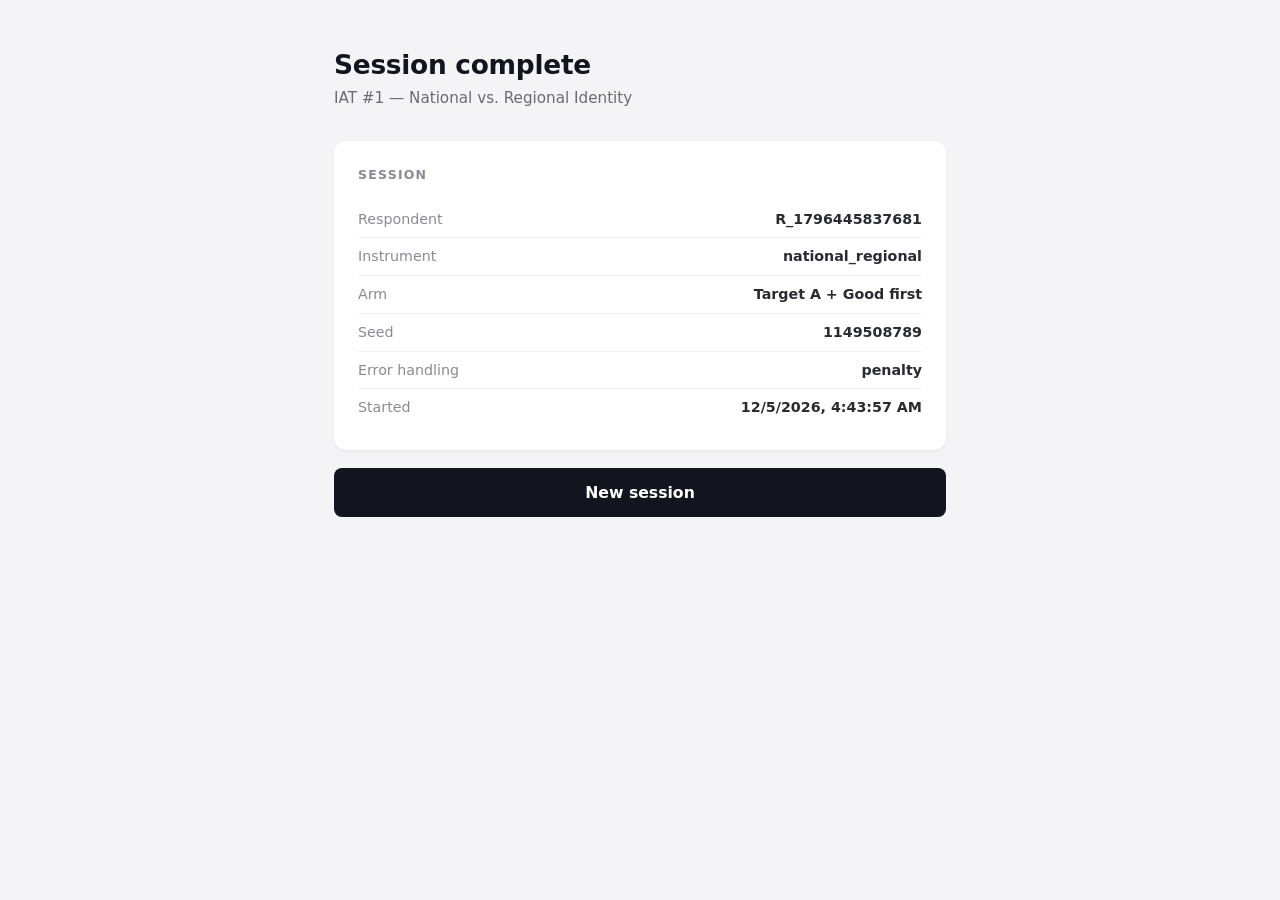
<file: iat-simulator/results.html>
<!DOCTYPE html>
<html lang="en">
<head>
    <meta charset="UTF-8">
    <meta name="viewport" content="width=device-width, initial-scale=1.0">
    <title>IAT — Results</title>
    <link rel="stylesheet" href="css/main.css">
</head>
<body>
    <div class="container" id="root">
        <h1>Session complete</h1>
        <p class="subtitle" id="subtitle"></p>

        <div id="skipped-card" class="card hidden">
            <div class="inline-flag">This safety-gated instrument was skipped. No trials were recorded.</div>
        </div>

        <div id="results-body" class="hidden">
            <div class="card">
                <div class="score-display">
                    <div class="score-value" id="d-value">—</div>
                    <div class="score-caption">D-score</div>
                    <div class="score-interp" id="d-interp"></div>
                    <div class="score-effect" id="d-effect"></div>
                </div>
                <p class="note sign-note" id="sign-note"></p>
            </div>

            <div class="card">
                <h2>Primary — test blocks only</h2>
                <div class="stat-grid" id="primary-stats"></div>
            </div>

            <div class="card">
                <h2>Robustness — practice + test</h2>
                <div class="stat-grid" id="robust-stats"></div>
            </div>

            <div class="card">
                <h2>Diagnostics</h2>
                <div class="stat-grid" id="diag-stats"></div>
            </div>

            <div class="card hidden" id="flags-card">
                <h2>Flags</h2>
                <ul class="flags" id="flags"></ul>
            </div>
        </div>

        <div class="card">
            <h2>Session</h2>
            <div class="kv" id="session-info"></div>
        </div>

        <div class="btn-group" id="export-buttons">
            <button class="btn btn-secondary" id="export-json">Export JSON</button>
            <button class="btn btn-secondary" id="export-csv">Export CSV</button>
        </div>
        <a href="index.html" class="btn btn-primary btn-block">New session</a>
    </div>

    <script src="js/config.js"></script>
    <script src="js/storage.js"></script>
    <script src="js/scoring.js"></script>
    <script>
    document.addEventListener('DOMContentLoaded', () => {
      const s = IATStorage.get();
      if (!s) {
        document.getElementById('root').innerHTML =
          '<h1>No data</h1><p class="subtitle">No session found.</p>' +
          '<a href="index.html" class="btn btn-primary btn-block">Start a session</a>';
        return;
      }

      const inst = IAT_CONFIG.getInstrument(s.instrument_id);
      document.getElementById('subtitle').textContent = s.instrument_title;

      const armLabel = { A_first: 'Target A + Good first', B_first: 'Target B + Good first' };
      const sessionRows = `
        <p><span>Respondent</span><strong>${s.resp_id}</strong></p>
        <p><span>Instrument</span><strong>${s.instrument_id}</strong></p>
        <p><span>Arm</span><strong>${armLabel[s.order_arm] || s.order_arm}</strong></p>
        <p><span>Seed</span><strong>${s.seed}</strong></p>
        <p><span>Error handling</span><strong>${s.error_handling}</strong></p>
        <p><span>Started</span><strong>${new Date(s.start_time).toLocaleString()}</strong></p>`;
      document.getElementById('session-info').innerHTML = sessionRows;

      // Skipped safety-gated instrument
      if (s.skipped) {
        document.getElementById('subtitle').textContent = s.instrument_title + ' — skipped';
        document.getElementById('skipped-card').classList.remove('hidden');
        document.getElementById('export-buttons').classList.add('hidden');
        return;
      }

      if (!s.trials.length) {
        document.getElementById('export-buttons').classList.add('hidden');
        return;
      }

      const r = IATScoring.compute(s.trials, s.instrument_id);
      const d = r.d;

      document.getElementById('results-body').classList.remove('hidden');

      const dEl = document.getElementById('d-value');
      dEl.textContent = (d > 0 ? '+' : '') + d.toFixed(3);
      dEl.classList.add(d > 0.15 ? 'pos' : d < -0.15 ? 'neg' : 'neu');
      document.getElementById('d-interp').textContent = IATScoring.interpret(d, s.instrument_id);
      document.getElementById('d-effect').textContent = 'Effect size: ' + IATScoring.effectSize(d);
      document.getElementById('sign-note').innerHTML =
        `D &gt; 0 = faster when <strong>${inst.targetA.label}</strong> shares a key with GOOD. ` +
        `Scored on pairing type, not presentation order, so the arm cannot flip the sign.`;

      const stat = (v, l) => `<div class="stat"><div class="stat-value">${v}</div><div class="stat-label">${l}</div></div>`;

      document.getElementById('primary-stats').innerHTML =
        stat(r.primary.meanTargetAGood + 'ms', `Mean RT · ${inst.targetA.label}+Good`) +
        stat(r.primary.meanTargetBGood + 'ms', `Mean RT · ${inst.targetB.label}+Good`) +
        stat(r.primary.sdPooled + 'ms', 'Pooled SD') +
        stat(r.primary.nTrials, 'Trials');

      document.getElementById('robust-stats').innerHTML =
        stat((r.robustness.d > 0 ? '+' : '') + r.robustness.d.toFixed(3), 'D (3+4 vs 6+7)') +
        stat(r.robustness.meanTargetAGood + 'ms', `Mean RT · ${inst.targetA.label}+Good`) +
        stat(r.robustness.meanTargetBGood + 'ms', `Mean RT · ${inst.targetB.label}+Good`) +
        stat(r.robustness.nTrials, 'Trials');

      const g = r.diagnostics;
      document.getElementById('diag-stats').innerHTML =
        stat((g.error_rate * 100).toFixed(1) + '%', 'Error rate') +
        stat((g.pct_fast * 100).toFixed(1) + '%', 'Trials < 300ms') +
        stat(g.mean_rt + 'ms', 'Mean RT') +
        stat(g.modality_gap_ms === null ? '—' : (g.modality_gap_ms > 0 ? '+' : '') + g.modality_gap_ms + 'ms', 'Audio − image RT');

      if (g.flags.length) {
        document.getElementById('flags-card').classList.remove('hidden');
        document.getElementById('flags').innerHTML = g.flags.map(f => '<li>' + f + '</li>').join('');
      }

      const stem = 'iat_' + s.instrument_id + '_' + s.resp_id;
      document.getElementById('export-json').onclick = () =>
        IATStorage.download(IATStorage.exportJSON(), stem + '.json', 'application/json');
      document.getElementById('export-csv').onclick = () =>
        IATStorage.download(IATStorage.exportCSV(), stem + '.csv', 'text/csv');
    });
    </script>
</body>
</html>
</file>
<file: iat-simulator/css/main.css>
/* ============================================================
   main.css — Setup and results pages
   ============================================================ */

* { margin: 0; padding: 0; box-sizing: border-box; }

body {
  font-family: 'Segoe UI', system-ui, -apple-system, sans-serif;
  background: #f4f4f6;
  color: #1a1a1a;
  line-height: 1.6;
}

.container { max-width: 660px; margin: 0 auto; padding: 44px 24px 64px; }

h1 { font-size: 1.65rem; font-weight: 700; color: #14141f; letter-spacing: -0.01em; }
.subtitle { font-size: 0.95rem; color: #6a6a72; margin-bottom: 30px; }

.card {
  background: #fff;
  border-radius: 12px;
  padding: 24px;
  margin-bottom: 18px;
  box-shadow: 0 1px 3px rgba(0,0,0,0.07);
}

.card h2 {
  font-size: 0.78rem;
  font-weight: 700;
  letter-spacing: 0.1em;
  text-transform: uppercase;
  color: #8a8a92;
  margin-bottom: 16px;
}

/* --- Form --- */
label {
  display: block;
  font-size: 0.8rem;
  font-weight: 600;
  color: #4a4a52;
  margin-bottom: 6px;
}

label .hint { font-weight: 400; color: #9a9aa2; }

input[type="text"], select {
  width: 100%;
  padding: 10px 13px;
  font-size: 0.98rem;
  font-family: inherit;
  border: 1px solid #dcdce2;
  border-radius: 8px;
  background: #fafafb;
  color: #1a1a1a;
  margin-bottom: 18px;
}

input[type="text"]:focus, select:focus {
  outline: none;
  border-color: #14141f;
  background: #fff;
}

.note {
  font-size: 0.87rem;
  color: #6a6a72;
  margin: -8px 0 18px;
}

.card .note:last-child { margin-bottom: 0; }

/* --- Buttons --- */
.btn {
  display: inline-block;
  padding: 12px 30px;
  font-size: 0.98rem;
  font-weight: 600;
  font-family: inherit;
  border: none;
  border-radius: 8px;
  cursor: pointer;
  text-decoration: none;
  text-align: center;
  transition: background 0.18s;
}

.btn-primary { background: #14141f; color: #fff; width: 100%; }
.btn-primary:hover { background: #2a2a3a; }
.btn-secondary { background: #e6e6ea; color: #1a1a1a; }
.btn-secondary:hover { background: #dadae0; }
.btn-block { display: block; margin-top: 12px; }

.btn-group { display: flex; gap: 12px; }
.btn-group .btn { flex: 1; }

/* --- Score display --- */
.score-display { text-align: center; padding: 18px 0 8px; }

.score-value {
  font-size: 3.6rem;
  font-weight: 700;
  line-height: 1;
  font-variant-numeric: tabular-nums;
}

.score-value.pos { color: #1f6b3a; }
.score-value.neg { color: #9c3030; }
.score-value.neu { color: #6a6a72; }

.score-caption {
  font-size: 0.72rem;
  letter-spacing: 0.16em;
  text-transform: uppercase;
  color: #9a9aa2;
  margin-top: 8px;
}

.score-interp { font-size: 1.05rem; color: #3a3a42; margin-top: 14px; }
.score-effect { font-size: 0.87rem; color: #8a8a92; margin-top: 2px; }

.sign-note {
  margin: 22px 0 0;
  padding-top: 16px;
  border-top: 1px solid #eeeef1;
  font-size: 0.83rem;
}

/* --- Stats --- */
.stat-grid {
  display: grid;
  grid-template-columns: 1fr 1fr;
  gap: 12px;
}

.stat {
  text-align: center;
  padding: 14px 10px;
  background: #f7f7f9;
  border-radius: 8px;
}

.stat-value {
  font-size: 1.3rem;
  font-weight: 700;
  color: #14141f;
  font-variant-numeric: tabular-nums;
}

.stat-label {
  font-size: 0.7rem;
  letter-spacing: 0.05em;
  color: #8a8a92;
  margin-top: 3px;
}

/* --- Flags --- */
.flags { list-style: none; }

.flags li {
  padding: 10px 14px;
  background: #fff5e6;
  border-left: 3px solid #d9901f;
  border-radius: 4px;
  margin-bottom: 8px;
  font-size: 0.88rem;
  color: #8a5a10;
}

.flags li:last-child { margin-bottom: 0; }

/* --- Key/value list --- */
.kv p {
  display: flex;
  justify-content: space-between;
  gap: 16px;
  padding: 7px 0;
  border-bottom: 1px solid #f0f0f3;
  font-size: 0.89rem;
}

.kv p:last-child { border-bottom: none; }
.kv span { color: #8a8a92; }
.kv strong { font-weight: 600; color: #2a2a32; }

/* --- Safety-gate banner + validation flags --- */
.inline-flag {
  background: #fdeaea;
  border: 1px solid #e6b0b0;
  border-left: 3px solid #c0392b;
  border-radius: 6px;
  padding: 12px 14px;
  font-size: 0.88rem;
  color: #8a2a20;
  margin-top: 6px;
}

.validation {
  margin-top: 14px;
  background: #fff8ec;
  border: 1px solid #ecd9ad;
  border-radius: 8px;
  padding: 14px 16px;
}

.validation-title {
  font-size: 0.72rem;
  font-weight: 700;
  letter-spacing: 0.08em;
  text-transform: uppercase;
  color: #9a6a10;
  margin-bottom: 8px;
}

.validation ul { margin: 0; padding-left: 18px; }
.validation li { font-size: 0.85rem; color: #6a5010; margin-bottom: 6px; line-height: 1.45; }
.validation li:last-child { margin-bottom: 0; }

.hidden { display: none !important; }
</file>
<file: iat-simulator/css/iat.css>
/* ============================================================
   iat.css — Full-screen task styles
   Neutral palette: no colour cues that could prime valence.
   ============================================================ */

* { margin: 0; padding: 0; box-sizing: border-box; }

html, body {
  height: 100%;
  overflow: hidden;
  font-family: 'Segoe UI', system-ui, -apple-system, sans-serif;
  background: #14141f;
  color: #fff;
  user-select: none;
  -webkit-user-select: none;
  touch-action: manipulation;
}

/* --- Category labels, pinned to the top corners --- */
.category-labels {
  position: fixed;
  top: 0; left: 0; right: 0;
  display: flex;
  justify-content: space-between;
  padding: 22px 32px;
  z-index: 10;
  pointer-events: none;
}

.label-group { display: flex; flex-direction: column; gap: 8px; }
.label-group.left  { align-items: flex-start; }
.label-group.right { align-items: flex-end; }

.category-label {
  background: #55555f;
  color: #fff;
  font-size: 1.15rem;
  font-weight: 700;
  padding: 7px 18px;
  border-radius: 8px;
  letter-spacing: 0.05em;
  text-align: center;
}

.category-label .sub {
  display: block;
  font-size: 0.7rem;
  font-weight: 400;
  opacity: 0.65;
  letter-spacing: 0.02em;
  text-transform: none;
}

.label-or {
  font-size: 0.7rem;
  color: rgba(255,255,255,0.35);
  letter-spacing: 0.15em;
}

.key-hint {
  font-size: 0.75rem;
  color: rgba(255,255,255,0.3);
  letter-spacing: 0.1em;
}

/* --- Centre stimulus area --- */
.stimulus-area {
  position: fixed;
  inset: 0;
  display: flex;
  align-items: center;
  justify-content: center;
  z-index: 5;
}

.fixation {
  font-size: 4rem;
  font-weight: 300;
  color: rgba(255,255,255,0.55);
}

/* Audio stimulus: the spoken word, rendered neutrally. */
.stim-audio {
  text-align: center;
}

.stim-audio .word {
  font-size: 3.2rem;
  font-weight: 700;
  color: #e8e8e8;
  line-height: 1.2;
}

.stim-audio .modality-tag {
  margin-top: 14px;
  font-size: 0.75rem;
  letter-spacing: 0.18em;
  color: rgba(255,255,255,0.3);
}

/* Image stimulus: framed placeholder until real assets land. */
.stim-image {
  text-align: center;
}

.stim-image .frame {
  width: 260px;
  height: 190px;
  border: 2px solid rgba(255,255,255,0.22);
  border-radius: 12px;
  display: flex;
  align-items: center;
  justify-content: center;
  padding: 16px;
  background: rgba(255,255,255,0.04);
}

.stim-image .frame img {
  max-width: 100%;
  max-height: 100%;
  object-fit: contain;
}

.stim-image .caption {
  font-size: 1.35rem;
  font-weight: 600;
  color: #e8e8e8;
  line-height: 1.3;
}

.stim-image .modality-tag {
  margin-top: 14px;
  font-size: 0.75rem;
  letter-spacing: 0.18em;
  color: rgba(255,255,255,0.3);
}

.error-feedback {
  font-size: 5rem;
  font-weight: 700;
  color: #e05252;
}

/* --- Response areas (screen halves) --- */
.touch-targets {
  position: fixed;
  inset: 0;
  display: flex;
  z-index: 20;
}

.touch-target {
  flex: 1;
  border: none;
  outline: none;
  background: transparent;
  cursor: pointer;
  -webkit-tap-highlight-color: rgba(255,255,255,0.05);
}

.touch-target:active { background: rgba(255,255,255,0.03); }
.touch-targets.disabled { pointer-events: none; }

/* --- Progress --- */
.progress-bar {
  position: fixed;
  bottom: 0; left: 0; right: 0;
  height: 3px;
  background: rgba(255,255,255,0.08);
  z-index: 10;
}

.progress-fill {
  height: 100%;
  width: 0;
  background: rgba(255,255,255,0.3);
  transition: width 0.25s ease;
}

.progress-text {
  position: fixed;
  bottom: 12px; right: 22px;
  font-size: 0.72rem;
  color: rgba(255,255,255,0.22);
  z-index: 10;
}

/* --- Block intro overlay --- */
.block-intro {
  position: fixed;
  inset: 0;
  background: #14141f;
  display: flex;
  flex-direction: column;
  align-items: center;
  justify-content: center;
  padding: 40px;
  z-index: 50;
}

.block-intro .eyebrow {
  font-size: 0.75rem;
  letter-spacing: 0.2em;
  color: rgba(255,255,255,0.35);
  margin-bottom: 10px;
}

.block-intro h2 {
  font-size: 1.7rem;
  font-weight: 600;
  margin-bottom: 34px;
  color: rgba(255,255,255,0.92);
}

.mapping {
  display: flex;
  gap: 72px;
  margin-bottom: 34px;
}

.mapping-side { text-align: center; }

.mapping-side h3 {
  font-size: 0.72rem;
  letter-spacing: 0.14em;
  color: rgba(255,255,255,0.4);
  margin-bottom: 14px;
}

.mapping-labels {
  display: flex;
  flex-direction: column;
  align-items: center;
  gap: 8px;
}

.instruction-text {
  font-size: 1.02rem;
  line-height: 1.65;
  color: rgba(255,255,255,0.62);
  text-align: center;
  max-width: 520px;
  margin-bottom: 36px;
}

.continue-btn {
  background: rgba(255,255,255,0.14);
  border: 1px solid rgba(255,255,255,0.28);
  color: #fff;
  padding: 14px 42px;
  font-size: 1.05rem;
  border-radius: 8px;
  cursor: pointer;
  transition: background 0.2s;
}

.continue-btn:hover { background: rgba(255,255,255,0.24); }
.continue-btn:disabled { opacity: 0.35; cursor: not-allowed; }

/* --- Safety gate (IAT #2) --- */
.gate {
  max-width: 620px;
  text-align: left;
}

.gate-flag {
  font-size: 1.3rem;
  font-weight: 700;
  color: #ff7a7a;
  letter-spacing: 0.02em;
  margin-bottom: 18px;
  text-align: center;
}

.gate-body {
  font-size: 1rem;
  line-height: 1.6;
  color: rgba(255,255,255,0.72);
  background: rgba(224,82,82,0.1);
  border: 1px solid rgba(224,82,82,0.35);
  border-radius: 10px;
  padding: 16px 18px;
  margin-bottom: 24px;
}

.gate-checks { display: flex; flex-direction: column; gap: 14px; margin-bottom: 28px; }

.gate-check {
  display: flex;
  align-items: flex-start;
  gap: 12px;
  font-size: 0.95rem;
  line-height: 1.5;
  color: rgba(255,255,255,0.85);
  cursor: pointer;
}

.gate-check input { margin-top: 4px; width: 18px; height: 18px; flex-shrink: 0; cursor: pointer; }

.gate-actions { display: flex; gap: 14px; align-items: center; justify-content: center; }

.skip-btn {
  background: transparent;
  border: 1px solid rgba(255,255,255,0.25);
  color: rgba(255,255,255,0.65);
  padding: 14px 28px;
  font-size: 1rem;
  border-radius: 8px;
  cursor: pointer;
  transition: background 0.2s;
}

.skip-btn:hover { background: rgba(255,255,255,0.08); }

.hidden { display: none !important; }
</file>
